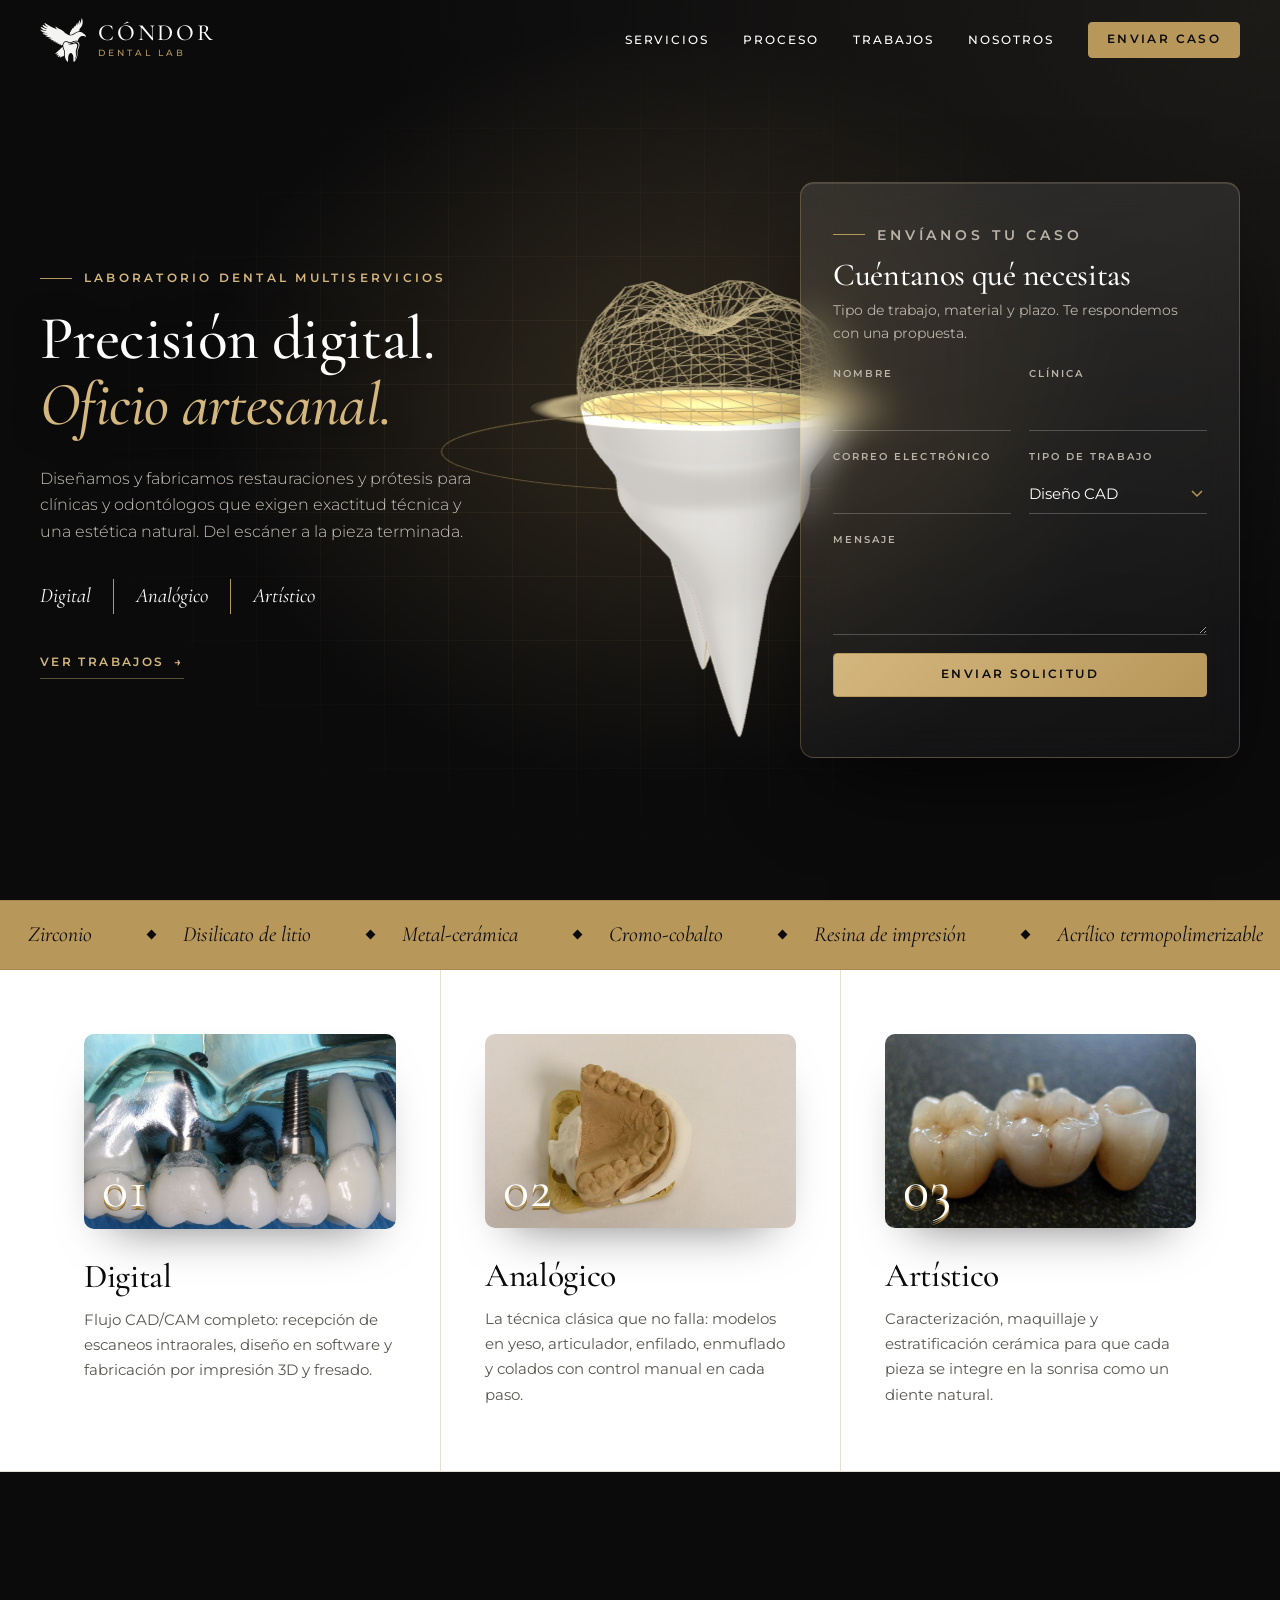
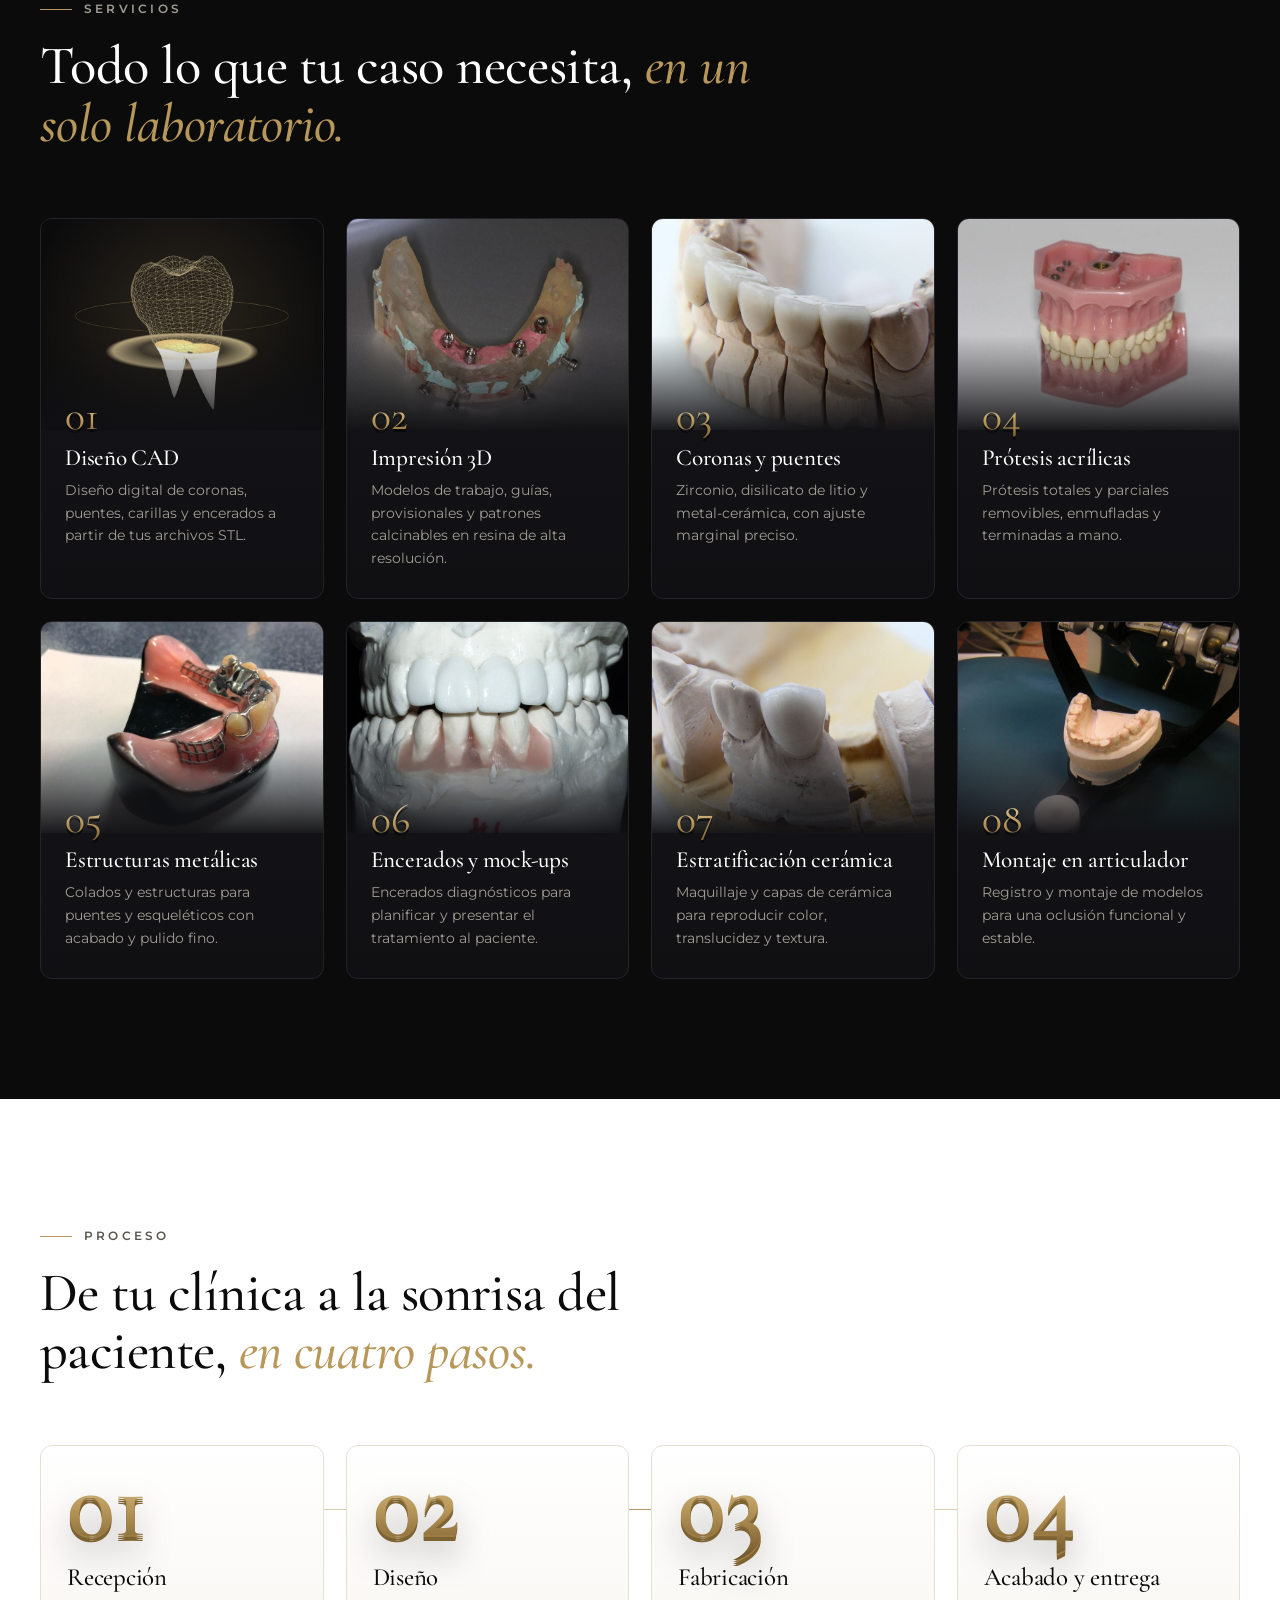
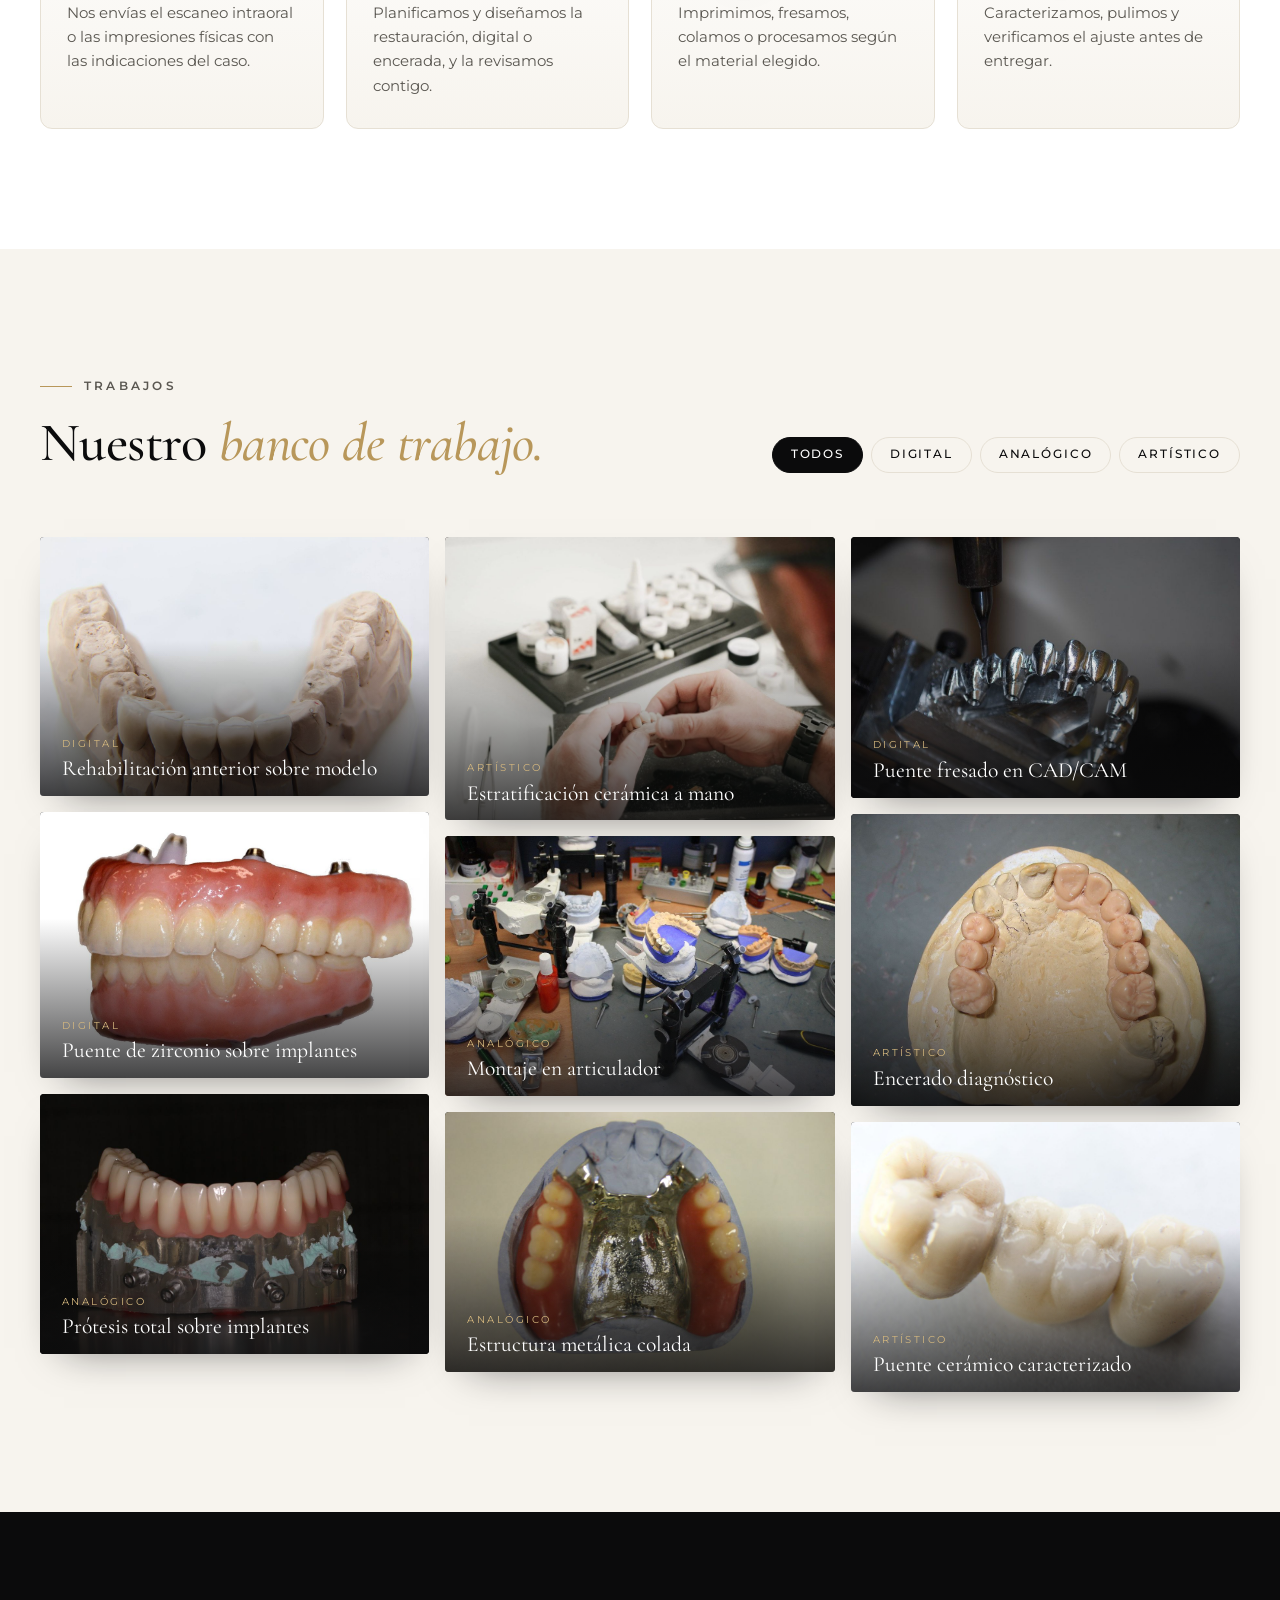
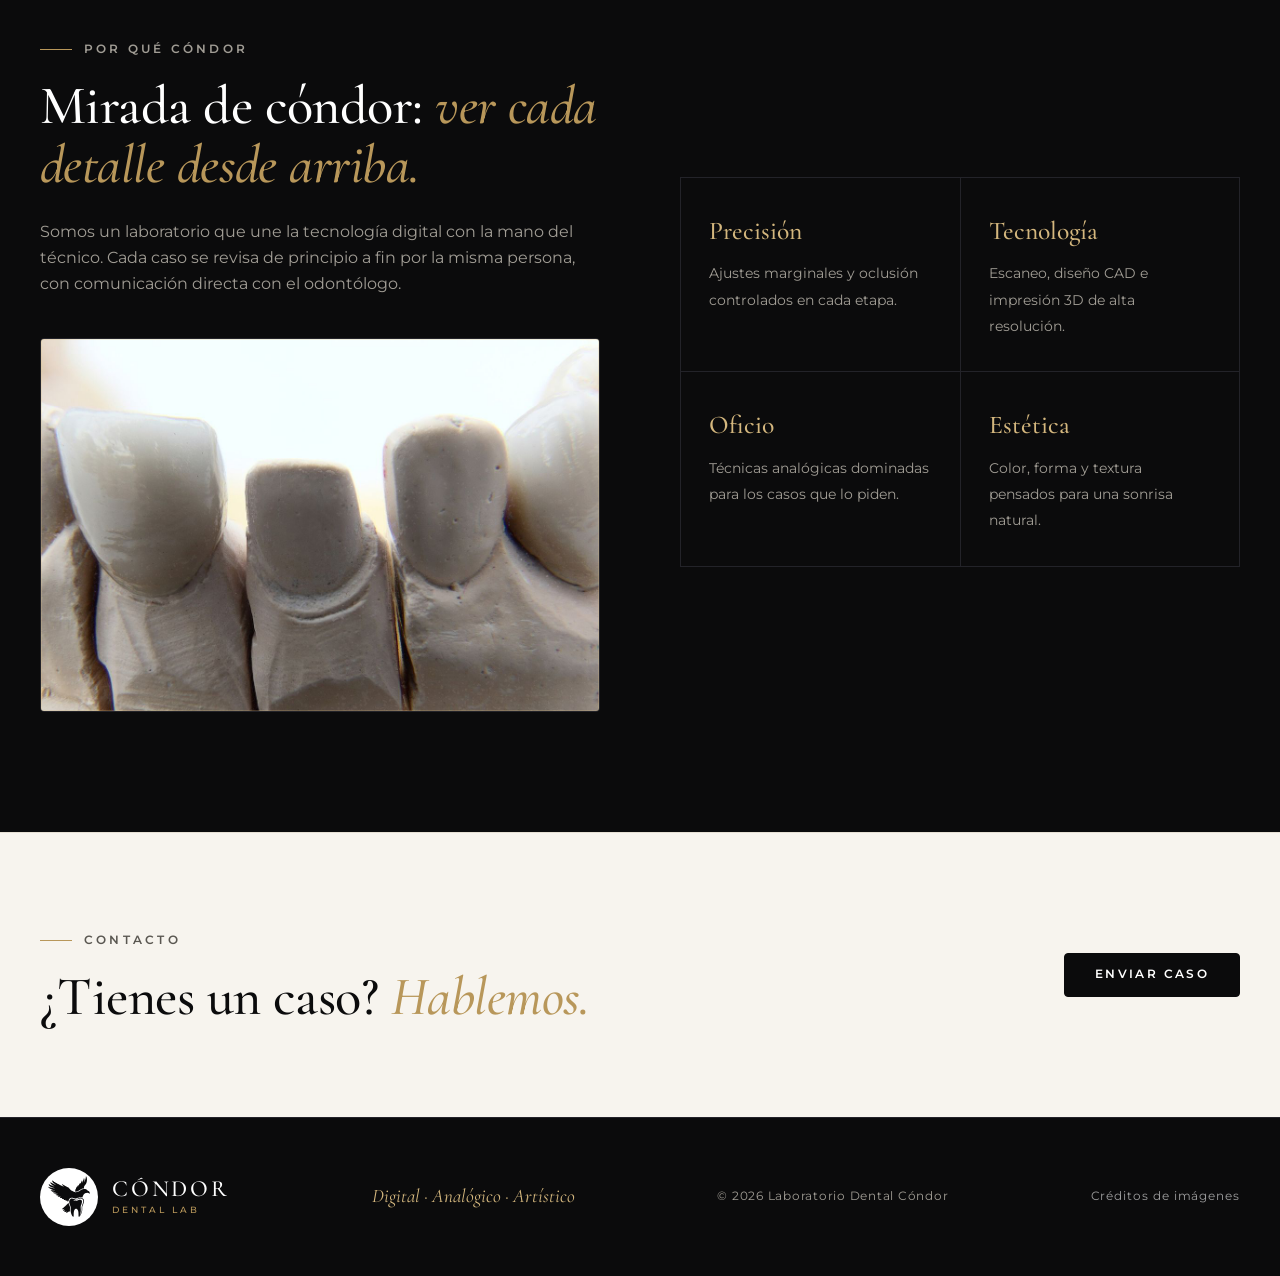
<file: index.html>
<!DOCTYPE html>
<html lang="es">
<head>
  <meta charset="UTF-8">
  <meta name="viewport" content="width=device-width, initial-scale=1.0">
  <title>Cóndor Dental Lab | Laboratorio dental digital</title>
  <meta name="description" content="Cóndor Dental Lab: laboratorio dental multiservicios. Diseño CAD, impresión 3D, coronas, puentes, prótesis acrílicas, colados y estratificación cerámica.">
  <meta name="robots" content="index, follow, max-image-preview:large">
  <meta name="theme-color" content="#0B0B0C">
  <link rel="canonical" href="https://website-juanvoelker.vercel.app/">
  <link rel="icon" href="assets/brand/condor-simbolo.svg" type="image/svg+xml">
  <link rel="icon" href="assets/brand/favicon-64.png" type="image/png" sizes="64x64">
  <link rel="apple-touch-icon" href="assets/brand/apple-touch-icon.png">

  <meta property="og:type" content="website">
  <meta property="og:locale" content="es_ES">
  <meta property="og:site_name" content="Cóndor Dental Lab">
  <meta property="og:title" content="Cóndor Dental Lab | Laboratorio dental digital">
  <meta property="og:description" content="Laboratorio dental multiservicios: digital, analógico y artístico. Diseño CAD, impresión 3D, coronas, prótesis y cerámica.">
  <meta property="og:url" content="https://website-juanvoelker.vercel.app/">
  <meta property="og:image" content="https://website-juanvoelker.vercel.app/assets/brand/og-condor.png">
  <meta property="og:image:width" content="1200">
  <meta property="og:image:height" content="630">
  <meta property="og:image:alt" content="Cóndor Dental Lab — Precisión digital. Oficio artesanal.">
  <meta name="twitter:card" content="summary_large_image">
  <meta name="twitter:title" content="Cóndor Dental Lab | Laboratorio dental digital">
  <meta name="twitter:description" content="Laboratorio dental multiservicios: digital, analógico y artístico.">
  <meta name="twitter:image" content="https://website-juanvoelker.vercel.app/assets/brand/og-condor.png">

  <script type="application/ld+json">
  {
    "@context": "https://schema.org",
    "@graph": [
      {
        "@type": ["DentalLaboratory", "LocalBusiness"],
        "@id": "https://website-juanvoelker.vercel.app/#lab",
        "name": "Cóndor Dental Lab",
        "alternateName": "Laboratorio Dental Cóndor",
        "description": "Laboratorio dental multiservicios: digital, analógico y artístico.",
        "url": "https://website-juanvoelker.vercel.app/",
        "logo": "https://website-juanvoelker.vercel.app/assets/brand/condor-logo.svg",
        "image": "https://website-juanvoelker.vercel.app/assets/brand/og-condor.png",
        "knowsAbout": ["Diseño CAD/CAM", "Impresión 3D dental", "Coronas y puentes", "Prótesis acrílicas", "Estructuras metálicas", "Encerados diagnósticos", "Estratificación cerámica"],
        "hasOfferCatalog": {
          "@type": "OfferCatalog",
          "name": "Servicios de laboratorio dental",
          "itemListElement": [
            {"@type": "Offer", "itemOffered": {"@type": "Service", "name": "Diseño CAD"}},
            {"@type": "Offer", "itemOffered": {"@type": "Service", "name": "Impresión 3D"}},
            {"@type": "Offer", "itemOffered": {"@type": "Service", "name": "Coronas y puentes"}},
            {"@type": "Offer", "itemOffered": {"@type": "Service", "name": "Prótesis acrílicas"}},
            {"@type": "Offer", "itemOffered": {"@type": "Service", "name": "Estructuras metálicas"}},
            {"@type": "Offer", "itemOffered": {"@type": "Service", "name": "Encerados y mock-ups"}},
            {"@type": "Offer", "itemOffered": {"@type": "Service", "name": "Estratificación cerámica"}},
            {"@type": "Offer", "itemOffered": {"@type": "Service", "name": "Montaje en articulador"}}
          ]
        }
      },
      {
        "@type": "WebSite",
        "@id": "https://website-juanvoelker.vercel.app/#website",
        "url": "https://website-juanvoelker.vercel.app/",
        "name": "Cóndor Dental Lab",
        "inLanguage": "es",
        "publisher": {"@id": "https://website-juanvoelker.vercel.app/#lab"}
      }
    ]
  }
  </script>

  <link rel="preconnect" href="https://fonts.googleapis.com">
  <link rel="preconnect" href="https://fonts.gstatic.com" crossorigin>
  <link rel="preload" as="style" href="https://fonts.googleapis.com/css2?family=Cormorant+Garamond:ital,wght@0,400;0,500;0,600;1,400;1,500&family=Montserrat:wght@300;400;500;600&display=swap">
  <link rel="stylesheet" href="https://fonts.googleapis.com/css2?family=Cormorant+Garamond:ital,wght@0,400;0,500;0,600;1,400;1,500&family=Montserrat:wght@300;400;500;600&display=swap" media="print" onload="this.media='all'">
  <noscript><link rel="stylesheet" href="https://fonts.googleapis.com/css2?family=Cormorant+Garamond:ital,wght@0,400;0,500;0,600;1,400;1,500&family=Montserrat:wght@300;400;500;600&display=swap"></noscript>
  <link rel="stylesheet" href="styles.css?v=202609170900">
</head>
<body>
  <a href="#contenido" class="skip-link">Saltar al contenido</a>

  <svg width="0" height="0" style="position:absolute" aria-hidden="true">
    <defs>
      <symbol id="i-insta" viewBox="0 0 48 48"><rect x="8" y="8" width="32" height="32" rx="9"/><circle cx="24" cy="24" r="7"/><circle cx="33" cy="15" r="1.2"/></symbol>
    </defs>
  </svg>

  <!-- NAV -->
  <header class="nav" id="nav">
    <div class="container nav__inner">
      <a href="#inicio" class="brand" aria-label="Cóndor Dental Lab — inicio">
        <img src="assets/brand/condor-simbolo.svg" alt="" width="46" height="44">
        <span class="brand__text"><strong>CÓNDOR</strong><small>DENTAL LAB</small></span>
      </a>
      <nav class="nav__links" id="navLinks" aria-label="Principal">
        <a href="#servicios">Servicios</a>
        <a href="#proceso">Proceso</a>
        <a href="#trabajos">Trabajos</a>
        <a href="#nosotros">Nosotros</a>
        <a href="#contacto" class="btn btn--sm btn--dark">Enviar caso</a>
      </nav>
      <button class="nav__toggle" id="navToggle" aria-label="Abrir menú" aria-expanded="false" aria-controls="navLinks">
        <span></span><span></span>
      </button>
    </div>
  </header>

  <main id="contenido" tabindex="-1">
    <!-- HERO + FORMULARIO -->
    <section class="hero" id="inicio">
      <div class="hero__grid" aria-hidden="true"></div>
      <div class="hero__stage" aria-hidden="true">
        <canvas class="hero__canvas" id="tooth3d"></canvas>
      </div>
      <div class="container hero__inner">
        <div class="hero__copy">
          <p class="eyebrow eyebrow--gold reveal">Laboratorio dental multiservicios</p>
          <h1 class="reveal">Precisión digital.<br><em>Oficio artesanal.</em></h1>
          <p class="lead reveal">Diseñamos y fabricamos restauraciones y prótesis para clínicas y odontólogos que exigen exactitud técnica y una estética natural. Del escáner a la pieza terminada.</p>
          <ul class="hero__tags reveal">
            <li>Digital</li><li>Analógico</li><li>Artístico</li>
          </ul>
          <a href="#trabajos" class="hero__link reveal">Ver trabajos <span aria-hidden="true">→</span></a>
        </div>

        <div class="hero__form reveal" id="contacto">
          <div class="form__head">
            <p class="eyebrow eyebrow--gold">Envíanos tu caso</p>
            <h2>Cuéntanos qué necesitas</h2>
            <p>Tipo de trabajo, material y plazo. Te respondemos con una propuesta.</p>
          </div>
          <form class="form" id="contactForm" novalidate aria-label="Solicitud de trabajo">
            <div class="form__row">
              <div class="field"><label for="f-nombre">Nombre</label><input id="f-nombre" name="nombre" type="text" required autocomplete="name"></div>
              <div class="field"><label for="f-clinica">Clínica</label><input id="f-clinica" name="clinica" type="text" autocomplete="organization"></div>
            </div>
            <div class="form__row">
              <div class="field"><label for="f-email">Correo electrónico</label><input id="f-email" name="email" type="email" required autocomplete="email"></div>
              <div class="field"><label for="f-tipo">Tipo de trabajo</label>
                <select id="f-tipo" name="tipo">
                  <option>Diseño CAD</option>
                  <option>Impresión 3D</option>
                  <option>Coronas y puentes</option>
                  <option>Prótesis acrílicas</option>
                  <option>Estructuras metálicas</option>
                  <option>Encerado / mock-up</option>
                  <option>Estratificación cerámica</option>
                  <option>Montaje en articulador</option>
                  <option>Otro</option>
                </select>
              </div>
            </div>
            <div class="field"><label for="f-mensaje">Mensaje</label><textarea id="f-mensaje" name="mensaje" rows="3" required></textarea></div>
            <button type="submit" class="btn btn--gold btn--block">Enviar solicitud</button>
            <p class="form__note" id="formNote" role="status"></p>
          </form>
        </div>
      </div>
    </section>

    <!-- MATERIALES -->
    <div class="marquee" aria-label="Materiales con los que trabajamos">
      <ul class="marquee__track"><li>Zirconio</li><li>Disilicato de litio</li><li>Metal-cerámica</li><li>Cromo-cobalto</li><li>Resina de impresión</li><li>Acrílico termopolimerizable</li><li>Cera de modelar</li><li>Cerámica feldespática</li></ul>
      <ul class="marquee__track" aria-hidden="true"><li>Zirconio</li><li>Disilicato de litio</li><li>Metal-cerámica</li><li>Cromo-cobalto</li><li>Resina de impresión</li><li>Acrílico termopolimerizable</li><li>Cera de modelar</li><li>Cerámica feldespática</li></ul>
    </div>

    <!-- PILARES -->
    <section class="pillars" id="pilares" aria-labelledby="pilares-title">
      <h2 id="pilares-title" class="sr-only">Nuestros tres pilares</h2>
      <div class="container pillars__grid">
        <article class="pillar reveal">
          <div class="pillar__media"><img src="assets/fotos/pilar-digital-puente.jpg" alt="Puente sobre implantes en modelo de trabajo" width="1000" height="625" loading="lazy" decoding="async"><span class="pillar__num">01</span></div>
          <h3>Digital</h3>
          <p>Flujo CAD/CAM completo: recepción de escaneos intraorales, diseño en software y fabricación por impresión 3D y fresado.</p>
        </article>
        <article class="pillar reveal">
          <div class="pillar__media"><img src="assets/fotos/pilar-analogico.jpg" alt="Modelos de yeso zocalados" width="1000" height="625" loading="lazy" decoding="async"><span class="pillar__num">02</span></div>
          <h3>Analógico</h3>
          <p>La técnica clásica que no falla: modelos en yeso, articulador, enfilado, enmuflado y colados con control manual en cada paso.</p>
        </article>
        <article class="pillar reveal">
          <div class="pillar__media"><img src="assets/fotos/pilar-artistico.jpg" alt="Puente de porcelana dental sobre fondo oscuro" width="1000" height="625" loading="lazy" decoding="async"><span class="pillar__num">03</span></div>
          <h3>Artístico</h3>
          <p>Caracterización, maquillaje y estratificación cerámica para que cada pieza se integre en la sonrisa como un diente natural.</p>
        </article>
      </div>
    </section>

    <!-- SERVICIOS -->
    <section class="section section--dark" id="servicios">
      <div class="container">
        <header class="section__head reveal">
          <p class="eyebrow eyebrow--gold">Servicios</p>
          <h2>Todo lo que tu caso necesita, <em>en un solo laboratorio.</em></h2>
        </header>
        <div class="services">
          <article class="service reveal">
            <div class="service__media"><img src="assets/fotos/srv-cad.jpg" alt="Modelo 3D de un molar en diseño CAD, con malla digital dorada" width="800" height="600" loading="lazy" decoding="async"></div>
            <div class="service__body"><span class="service__n">01</span><h3>Diseño CAD</h3><p>Diseño digital de coronas, puentes, carillas y encerados a partir de tus archivos STL.</p></div>
          </article>
          <article class="service reveal">
            <div class="service__media"><img src="assets/fotos/srv-impresion-3d.jpg" alt="Modelo de resina con análogos de implante" width="800" height="600" loading="lazy" decoding="async"></div>
            <div class="service__body"><span class="service__n">02</span><h3>Impresión 3D</h3><p>Modelos de trabajo, guías, provisionales y patrones calcinables en resina de alta resolución.</p></div>
          </article>
          <article class="service reveal">
            <div class="service__media"><img src="assets/fotos/srv-coronas.jpg" alt="Coronas anteriores cerámicas sobre modelo" width="800" height="600" loading="lazy" decoding="async"></div>
            <div class="service__body"><span class="service__n">03</span><h3>Coronas y puentes</h3><p>Zirconio, disilicato de litio y metal-cerámica, con ajuste marginal preciso.</p></div>
          </article>
          <article class="service reveal">
            <div class="service__media"><img src="assets/fotos/srv-protesis.jpg" alt="Prótesis total acrílica superior e inferior" width="800" height="600" loading="lazy" decoding="async"></div>
            <div class="service__body"><span class="service__n">04</span><h3>Prótesis acrílicas</h3><p>Prótesis totales y parciales removibles, enmufladas y terminadas a mano.</p></div>
          </article>
          <article class="service reveal">
            <div class="service__media"><img src="assets/fotos/srv-metal.jpg" alt="Prótesis parcial con estructura metálica colada" width="800" height="600" loading="lazy" decoding="async"></div>
            <div class="service__body"><span class="service__n">05</span><h3>Estructuras metálicas</h3><p>Colados y estructuras para puentes y esqueléticos con acabado y pulido fino.</p></div>
          </article>
          <article class="service reveal">
            <div class="service__media"><img src="assets/fotos/srv-encerado.jpg" alt="Enfilado de dientes en cera sobre modelo" width="800" height="600" loading="lazy" decoding="async"></div>
            <div class="service__body"><span class="service__n">06</span><h3>Encerados y mock-ups</h3><p>Encerados diagnósticos para planificar y presentar el tratamiento al paciente.</p></div>
          </article>
          <article class="service reveal">
            <div class="service__media"><img src="assets/fotos/srv-ceramica.jpg" alt="Corona cerámica estratificada vista de cerca" width="800" height="600" loading="lazy" decoding="async"></div>
            <div class="service__body"><span class="service__n">07</span><h3>Estratificación cerámica</h3><p>Maquillaje y capas de cerámica para reproducir color, translucidez y textura.</p></div>
          </article>
          <article class="service reveal">
            <div class="service__media"><img src="assets/fotos/srv-articulador.jpg" alt="Modelo de yeso montado en articulador" width="800" height="600" loading="lazy" decoding="async"></div>
            <div class="service__body"><span class="service__n">08</span><h3>Montaje en articulador</h3><p>Registro y montaje de modelos para una oclusión funcional y estable.</p></div>
          </article>
        </div>
      </div>
    </section>

    <!-- PROCESO -->
    <section class="section" id="proceso">
      <div class="container">
        <header class="section__head reveal">
          <p class="eyebrow">Proceso</p>
          <h2>De tu clínica a la sonrisa del paciente, <em>en cuatro pasos.</em></h2>
        </header>
        <ol class="steps">
          <li class="step reveal"><span class="step__n" aria-hidden="true">01</span><h3>Recepción</h3><p>Nos envías el escaneo intraoral o las impresiones físicas con las indicaciones del caso.</p></li>
          <li class="step reveal"><span class="step__n" aria-hidden="true">02</span><h3>Diseño</h3><p>Planificamos y diseñamos la restauración, digital o encerada, y la revisamos contigo.</p></li>
          <li class="step reveal"><span class="step__n" aria-hidden="true">03</span><h3>Fabricación</h3><p>Imprimimos, fresamos, colamos o procesamos según el material elegido.</p></li>
          <li class="step reveal"><span class="step__n" aria-hidden="true">04</span><h3>Acabado y entrega</h3><p>Caracterizamos, pulimos y verificamos el ajuste antes de entregar.</p></li>
        </ol>
      </div>
    </section>

    <!-- TRABAJOS -->
    <section class="section section--ivory" id="trabajos">
      <div class="container">
        <header class="section__head section__head--row reveal">
          <div>
            <p class="eyebrow">Trabajos</p>
            <h2>Nuestro <em>banco de trabajo.</em></h2>
          </div>
          <div class="filters" role="group" aria-label="Filtrar trabajos">
            <button class="filter is-active" data-filter="all" aria-pressed="true">Todos</button>
            <button class="filter" data-filter="digital" aria-pressed="false">Digital</button>
            <button class="filter" data-filter="analogico" aria-pressed="false">Analógico</button>
            <button class="filter" data-filter="artistico" aria-pressed="false">Artístico</button>
          </div>
        </header>

        <div class="works" aria-live="polite">
          <figure class="work reveal" data-cat="digital">
            <img src="assets/fotos/rehabilitacion-anterior.jpg" alt="Coronas anteriores sobre modelo de yeso seccionado" width="1200" height="800" loading="lazy" decoding="async">
            <figcaption><span>Digital</span>Rehabilitación anterior sobre modelo</figcaption>
          </figure>
          <figure class="work reveal" data-cat="digital">
            <img src="assets/fotos/puente-zirconio.jpg" alt="Puente completo de zirconio sobre implantes" width="1200" height="820" loading="lazy" decoding="async">
            <figcaption><span>Digital</span>Puente de zirconio sobre implantes</figcaption>
          </figure>
          <figure class="work reveal" data-cat="analogico">
            <img src="assets/fotos/protesis-total.jpg" alt="Prótesis total acrílica sobre implantes" width="1200" height="800" loading="lazy" decoding="async">
            <figcaption><span>Analógico</span>Prótesis total sobre implantes</figcaption>
          </figure>
          <figure class="work reveal" data-cat="artistico">
            <img src="assets/fotos/estratificacion.jpg" alt="Técnico estratificando cerámica a mano" width="1600" height="1166" loading="lazy" decoding="async">
            <figcaption><span>Artístico</span>Estratificación cerámica a mano</figcaption>
          </figure>
          <figure class="work reveal" data-cat="analogico">
            <img src="assets/fotos/banco-articuladores.jpg" alt="Banco de trabajo con modelos montados en articuladores" width="1024" height="683" loading="lazy" decoding="async">
            <figcaption><span>Analógico</span>Montaje en articulador</figcaption>
          </figure>
          <figure class="work reveal" data-cat="analogico">
            <img src="assets/fotos/estructura-colada.jpg" alt="Prótesis esquelética con estructura metálica colada" width="1200" height="800" loading="lazy" decoding="async">
            <figcaption><span>Analógico</span>Estructura metálica colada</figcaption>
          </figure>
          <figure class="work reveal" data-cat="digital">
            <img src="assets/fotos/puente-fresado.jpg" alt="Fresado de un puente metálico completo" width="1024" height="686" loading="lazy" decoding="async">
            <figcaption><span>Digital</span>Puente fresado en CAD/CAM</figcaption>
          </figure>
          <figure class="work reveal" data-cat="artistico">
            <img src="assets/fotos/encerado-diagnostico.jpg" alt="Encerado diagnóstico sobre modelo de yeso" width="1200" height="900" loading="lazy" decoding="async">
            <figcaption><span>Artístico</span>Encerado diagnóstico</figcaption>
          </figure>
          <figure class="work reveal" data-cat="artistico">
            <img src="assets/fotos/puente-ceramico.jpg" alt="Puente cerámico de tres piezas con caracterización" width="1600" height="1112" loading="lazy" decoding="async">
            <figcaption><span>Artístico</span>Puente cerámico caracterizado</figcaption>
          </figure>
        </div>
      </div>
    </section>

    <!-- NOSOTROS -->
    <section class="section section--dark about" id="nosotros">
      <div class="container about__inner">
        <div class="about__copy reveal">
          <p class="eyebrow eyebrow--gold">Por qué Cóndor</p>
          <h2>Mirada de cóndor: <em>ver cada detalle desde arriba.</em></h2>
          <p>Somos un laboratorio que une la tecnología digital con la mano del técnico. Cada caso se revisa de principio a fin por la misma persona, con comunicación directa con el odontólogo.</p>
          <figure class="about__img">
            <img src="assets/fotos/detalle-coronas.jpg" alt="Detalle macro de coronas sobre muñones de yeso" width="1200" height="800" loading="lazy" decoding="async">
          </figure>
        </div>
        <ul class="values">
          <li class="reveal"><strong>Precisión</strong><span>Ajustes marginales y oclusión controlados en cada etapa.</span></li>
          <li class="reveal"><strong>Tecnología</strong><span>Escaneo, diseño CAD e impresión 3D de alta resolución.</span></li>
          <li class="reveal"><strong>Oficio</strong><span>Técnicas analógicas dominadas para los casos que lo piden.</span></li>
          <li class="reveal"><strong>Estética</strong><span>Color, forma y textura pensados para una sonrisa natural.</span></li>
        </ul>
      </div>
    </section>

    <!-- LLAMADA FINAL -->
    <section class="cta" aria-labelledby="cta-title">
      <div class="container cta__inner reveal">
        <div>
          <p class="eyebrow">Contacto</p>
          <h2 id="cta-title">¿Tienes un caso? <em>Hablemos.</em></h2>
        </div>
        <div class="cta__actions">
          <a href="#contacto" class="btn btn--dark">Enviar caso</a>
          <a class="social" id="instaLink" href="#" target="_blank" rel="noopener">
            <svg class="ico" aria-hidden="true" focusable="false"><use href="#i-insta"/></svg>
            <span>Síguenos en Instagram</span>
          </a>
        </div>
      </div>
    </section>
  </main>

  <footer class="footer">
    <div class="container footer__inner">
      <a href="#inicio" class="footer__brand">
        <span class="badge"><img src="assets/brand/condor-simbolo.svg" alt="" width="46" height="44"></span>
        <span class="brand__text brand__text--light"><strong>CÓNDOR</strong><small>DENTAL LAB</small></span>
      </a>
      <p class="footer__tag">Digital · Analógico · Artístico</p>
      <p class="footer__copy">© <span id="year"></span> Laboratorio Dental Cóndor</p>
      <a class="footer__credits" href="creditos.html">Créditos de imágenes</a>
    </div>
  </footer>

  <script src="script.js?v=202609170900" defer></script>
  <script type="module" src="tooth3d.js?v=202609170900"></script>
</body>
</html>
</file>
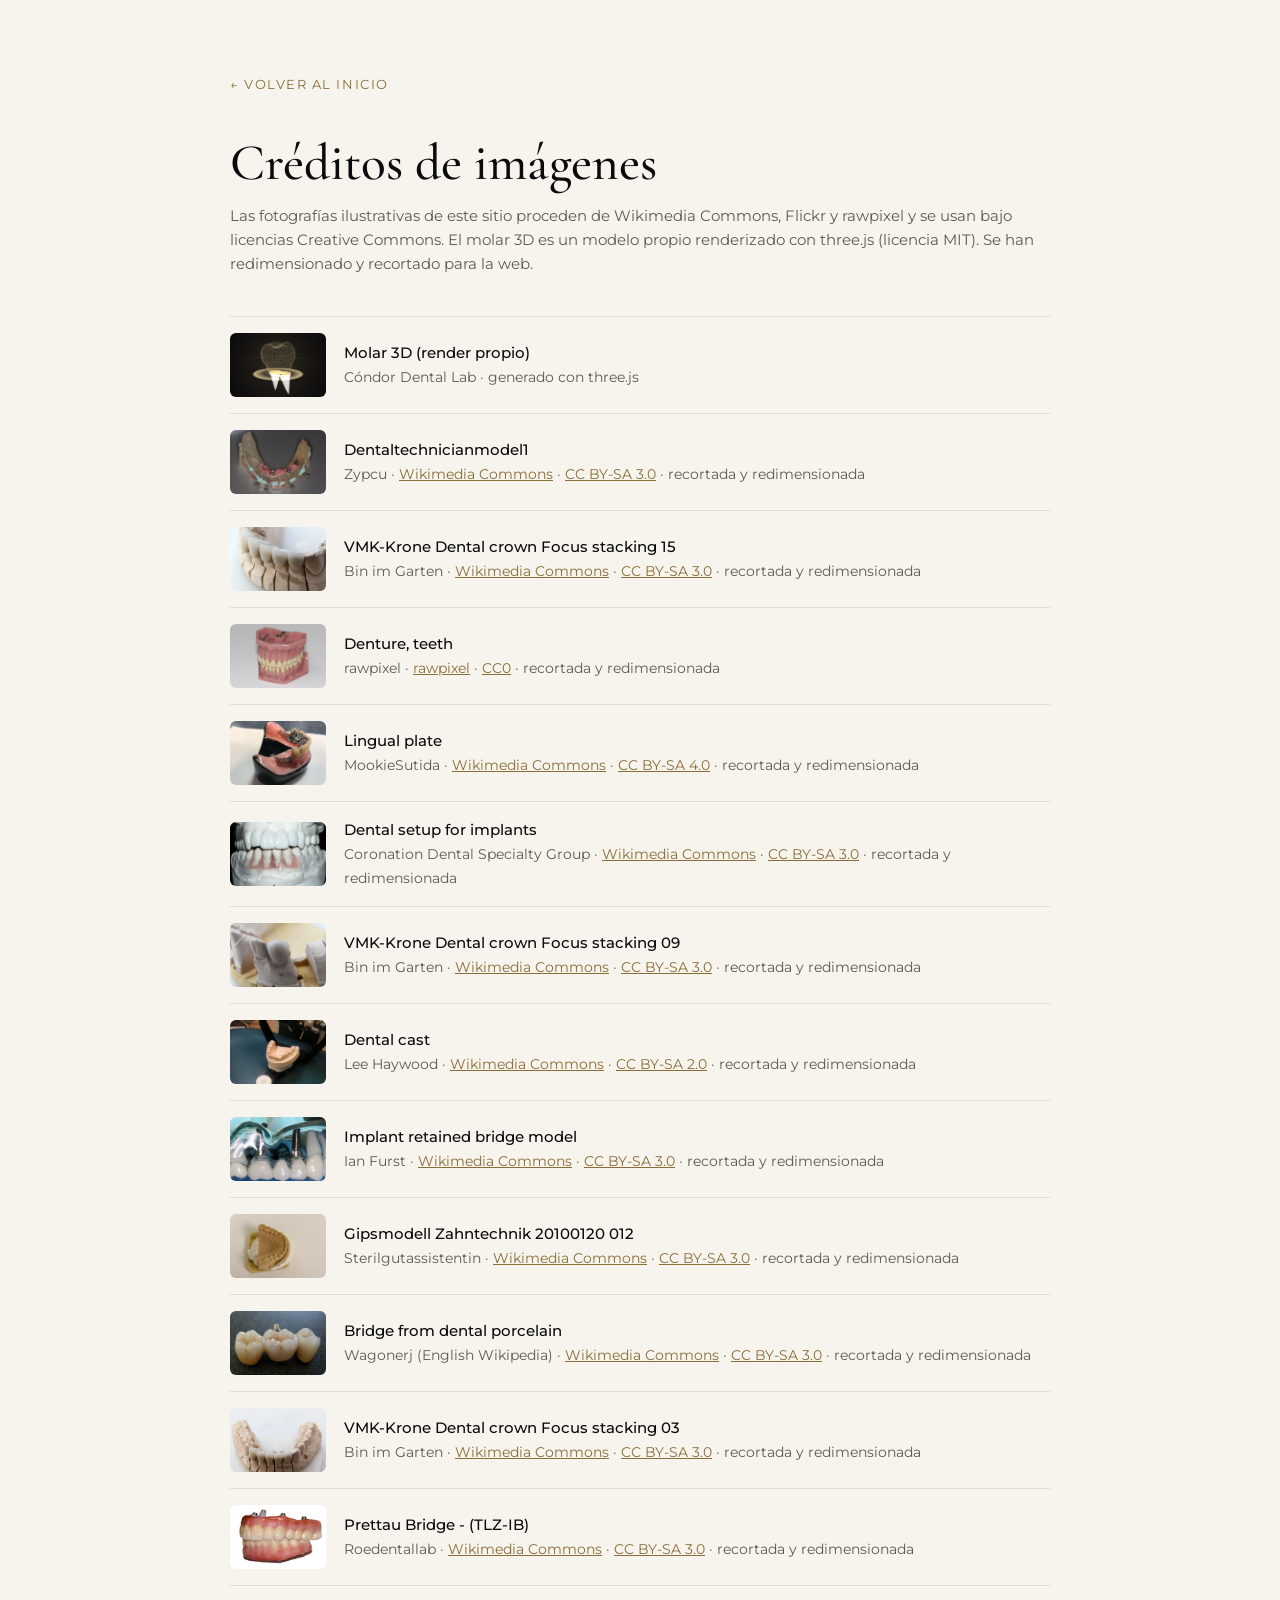
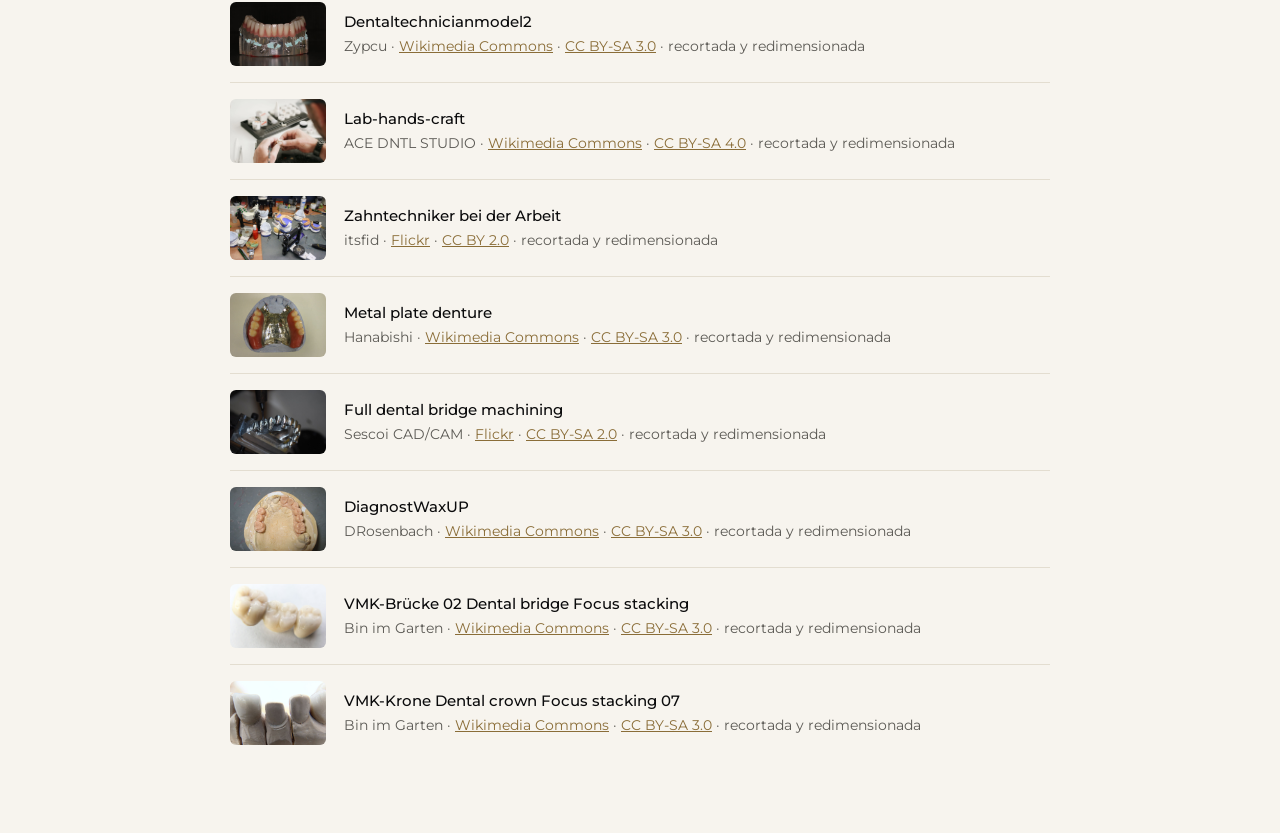
<file: creditos.html>
<!DOCTYPE html>
<html lang="es">
<head>
  <meta charset="UTF-8">
  <meta name="viewport" content="width=device-width, initial-scale=1.0">
  <title>Créditos de imágenes | Cóndor Dental Lab</title>
  <meta name="robots" content="noindex, follow">
  <link rel="icon" href="assets/brand/condor-simbolo.svg" type="image/svg+xml">
  <link rel="preconnect" href="https://fonts.googleapis.com">
  <link rel="preconnect" href="https://fonts.gstatic.com" crossorigin>
  <link href="https://fonts.googleapis.com/css2?family=Cormorant+Garamond:ital,wght@0,500;1,500&family=Montserrat:wght@400;500&display=swap" rel="stylesheet">
  <style>
    body { margin: 0; background: #F7F4EE; color: #0B0B0C; font: 400 15px/1.6 Montserrat, system-ui, sans-serif; }
    main { max-width: 820px; margin: 0 auto; padding: 72px 16px; }
    h1 { font: 500 clamp(2.2rem, 6vw, 3.2rem)/1.1 "Cormorant Garamond", serif; margin: 0 0 12px; }
    p { color: #5c5a55; margin: 0 0 40px; }
    a { color: #8A6D38; }
    ul { list-style: none; margin: 0; padding: 0; }
    li { display: flex; gap: 18px; align-items: center; padding: 16px 0; border-top: 1px solid #e3ddd0; }
    li img { width: 96px; height: 64px; object-fit: cover; border-radius: 6px; flex: none; }
    li strong { display: block; font-weight: 500; }
    li span { font-size: .85rem; color: #5c5a55; }
    .back { display: inline-block; margin-bottom: 40px; font-size: .8rem; letter-spacing: .12em; text-transform: uppercase; text-decoration: none; }
  </style>
</head>
<body>
  <main>
    <a class="back" href="/">← Volver al inicio</a>
    <h1>Créditos de imágenes</h1>
    <p>Las fotografías ilustrativas de este sitio proceden de Wikimedia Commons, Flickr y rawpixel y se usan bajo licencias Creative Commons. El molar 3D es un modelo propio renderizado con three.js (licencia MIT). Se han redimensionado y recortado para la web.</p>
    <ul>
      <li><img src="assets/fotos/srv-cad.jpg" alt="" width="120" height="80" loading="lazy"><div><strong>Molar 3D (render propio)</strong><span>Cóndor Dental Lab · generado con three.js</span></div></li>
      <li><img src="assets/fotos/srv-impresion-3d.jpg" alt="" width="120" height="80" loading="lazy"><div><strong>Dentaltechnicianmodel1</strong><span>Zypcu · <a href="https://commons.wikimedia.org/wiki/File:Dentaltechnicianmodel1.JPG" rel="noopener" target="_blank">Wikimedia Commons</a> · <a href="https://creativecommons.org/licenses/by-sa/3.0/deed.es" rel="noopener license" target="_blank">CC BY-SA 3.0</a> · recortada y redimensionada</span></div></li>
      <li><img src="assets/fotos/srv-coronas.jpg" alt="" width="120" height="80" loading="lazy"><div><strong>VMK-Krone Dental crown Focus stacking 15</strong><span>Bin im Garten · <a href="https://commons.wikimedia.org/wiki/File:VMK-Krone_Dental_crown_Focus_stacking_with_freeware_CombineZP_15.jpg" rel="noopener" target="_blank">Wikimedia Commons</a> · <a href="https://creativecommons.org/licenses/by-sa/3.0/deed.es" rel="noopener license" target="_blank">CC BY-SA 3.0</a> · recortada y redimensionada</span></div></li>
      <li><img src="assets/fotos/srv-protesis.jpg" alt="" width="120" height="80" loading="lazy"><div><strong>Denture, teeth</strong><span>rawpixel · <a href="https://www.rawpixel.com/image/6039083/denture-teeth-free-public-domain-cc0-image" rel="noopener" target="_blank">rawpixel</a> · <a href="https://creativecommons.org/publicdomain/zero/1.0/deed.es" rel="noopener license" target="_blank">CC0</a> · recortada y redimensionada</span></div></li>
      <li><img src="assets/fotos/srv-metal.jpg" alt="" width="120" height="80" loading="lazy"><div><strong>Lingual plate</strong><span>MookieSutida · <a href="https://commons.wikimedia.org/wiki/File:Lingual_plate.jpg" rel="noopener" target="_blank">Wikimedia Commons</a> · <a href="https://creativecommons.org/licenses/by-sa/4.0/deed.es" rel="noopener license" target="_blank">CC BY-SA 4.0</a> · recortada y redimensionada</span></div></li>
      <li><img src="assets/fotos/srv-encerado.jpg" alt="" width="120" height="80" loading="lazy"><div><strong>Dental setup for implants</strong><span>Coronation Dental Specialty Group · <a href="https://commons.wikimedia.org/wiki/File:Dental_setup_for_implants.jpg" rel="noopener" target="_blank">Wikimedia Commons</a> · <a href="https://creativecommons.org/licenses/by-sa/3.0/deed.es" rel="noopener license" target="_blank">CC BY-SA 3.0</a> · recortada y redimensionada</span></div></li>
      <li><img src="assets/fotos/srv-ceramica.jpg" alt="" width="120" height="80" loading="lazy"><div><strong>VMK-Krone Dental crown Focus stacking 09</strong><span>Bin im Garten · <a href="https://commons.wikimedia.org/wiki/File:VMK-Krone_Dental_crown_Focus_stacking_with_freeware_CombineZP_09.jpg" rel="noopener" target="_blank">Wikimedia Commons</a> · <a href="https://creativecommons.org/licenses/by-sa/3.0/deed.es" rel="noopener license" target="_blank">CC BY-SA 3.0</a> · recortada y redimensionada</span></div></li>
      <li><img src="assets/fotos/srv-articulador.jpg" alt="" width="120" height="80" loading="lazy"><div><strong>Dental cast</strong><span>Lee Haywood · <a href="https://commons.wikimedia.org/wiki/File:Dental_cast_(4203028721).jpg" rel="noopener" target="_blank">Wikimedia Commons</a> · <a href="https://creativecommons.org/licenses/by-sa/2.0/deed.es" rel="noopener license" target="_blank">CC BY-SA 2.0</a> · recortada y redimensionada</span></div></li>
      <li><img src="assets/fotos/pilar-digital-puente.jpg" alt="" width="120" height="80" loading="lazy"><div><strong>Implant retained bridge model</strong><span>Ian Furst · <a href="https://commons.wikimedia.org/wiki/File:Implant_retained_bridge_model.jpg" rel="noopener" target="_blank">Wikimedia Commons</a> · <a href="https://creativecommons.org/licenses/by-sa/3.0/deed.es" rel="noopener license" target="_blank">CC BY-SA 3.0</a> · recortada y redimensionada</span></div></li>
      <li><img src="assets/fotos/pilar-analogico.jpg" alt="" width="120" height="80" loading="lazy"><div><strong>Gipsmodell Zahntechnik 20100120 012</strong><span>Sterilgutassistentin · <a href="https://commons.wikimedia.org/wiki/File:Gipsmodell_Zahntechnik_20100120_012.JPG" rel="noopener" target="_blank">Wikimedia Commons</a> · <a href="https://creativecommons.org/licenses/by-sa/3.0/deed.es" rel="noopener license" target="_blank">CC BY-SA 3.0</a> · recortada y redimensionada</span></div></li>
      <li><img src="assets/fotos/pilar-artistico.jpg" alt="" width="120" height="80" loading="lazy"><div><strong>Bridge from dental porcelain</strong><span>Wagonerj (English Wikipedia) · <a href="https://commons.wikimedia.org/wiki/File:Bridge_from_dental_porcelain.jpg" rel="noopener" target="_blank">Wikimedia Commons</a> · <a href="https://creativecommons.org/licenses/by-sa/3.0/deed.es" rel="noopener license" target="_blank">CC BY-SA 3.0</a> · recortada y redimensionada</span></div></li>
      <li><img src="assets/fotos/rehabilitacion-anterior.jpg" alt="" width="120" height="80" loading="lazy"><div><strong>VMK-Krone Dental crown Focus stacking 03</strong><span>Bin im Garten · <a href="https://commons.wikimedia.org/wiki/File:VMK-Krone_Dental_crown_Focus_stacking_with_freeware_CombineZP_03.jpg" rel="noopener" target="_blank">Wikimedia Commons</a> · <a href="https://creativecommons.org/licenses/by-sa/3.0/deed.es" rel="noopener license" target="_blank">CC BY-SA 3.0</a> · recortada y redimensionada</span></div></li>
      <li><img src="assets/fotos/puente-zirconio.jpg" alt="" width="120" height="80" loading="lazy"><div><strong>Prettau Bridge - (TLZ-IB)</strong><span>Roedentallab · <a href="https://commons.wikimedia.org/wiki/File:Prettau_Bridge_-_(TLZ-IB).jpg" rel="noopener" target="_blank">Wikimedia Commons</a> · <a href="https://creativecommons.org/licenses/by-sa/3.0/deed.es" rel="noopener license" target="_blank">CC BY-SA 3.0</a> · recortada y redimensionada</span></div></li>
      <li><img src="assets/fotos/protesis-total.jpg" alt="" width="120" height="80" loading="lazy"><div><strong>Dentaltechnicianmodel2</strong><span>Zypcu · <a href="https://commons.wikimedia.org/wiki/File:Dentaltechnicianmodel2.JPG" rel="noopener" target="_blank">Wikimedia Commons</a> · <a href="https://creativecommons.org/licenses/by-sa/3.0/deed.es" rel="noopener license" target="_blank">CC BY-SA 3.0</a> · recortada y redimensionada</span></div></li>
      <li><img src="assets/fotos/estratificacion.jpg" alt="" width="120" height="80" loading="lazy"><div><strong>Lab-hands-craft</strong><span>ACE DNTL STUDIO · <a href="https://commons.wikimedia.org/wiki/File:Lab-hands-craft.webp" rel="noopener" target="_blank">Wikimedia Commons</a> · <a href="https://creativecommons.org/licenses/by-sa/4.0/deed.es" rel="noopener license" target="_blank">CC BY-SA 4.0</a> · recortada y redimensionada</span></div></li>
      <li><img src="assets/fotos/banco-articuladores.jpg" alt="" width="120" height="80" loading="lazy"><div><strong>Zahntechniker bei der Arbeit</strong><span>itsfid · <a href="https://www.flickr.com/photos/50863911@N08/4667710342" rel="noopener" target="_blank">Flickr</a> · <a href="https://creativecommons.org/licenses/by/2.0/deed.es" rel="noopener license" target="_blank">CC BY 2.0</a> · recortada y redimensionada</span></div></li>
      <li><img src="assets/fotos/estructura-colada.jpg" alt="" width="120" height="80" loading="lazy"><div><strong>Metal plate denture</strong><span>Hanabishi · <a href="https://commons.wikimedia.org/wiki/File:Metal_plate_denture.JPG" rel="noopener" target="_blank">Wikimedia Commons</a> · <a href="https://creativecommons.org/licenses/by-sa/3.0/deed.es" rel="noopener license" target="_blank">CC BY-SA 3.0</a> · recortada y redimensionada</span></div></li>
      <li><img src="assets/fotos/puente-fresado.jpg" alt="" width="120" height="80" loading="lazy"><div><strong>Full dental bridge machining</strong><span>Sescoi CAD/CAM · <a href="https://www.flickr.com/photos/50771984@N04/4679159224" rel="noopener" target="_blank">Flickr</a> · <a href="https://creativecommons.org/licenses/by-sa/2.0/deed.es" rel="noopener license" target="_blank">CC BY-SA 2.0</a> · recortada y redimensionada</span></div></li>
      <li><img src="assets/fotos/encerado-diagnostico.jpg" alt="" width="120" height="80" loading="lazy"><div><strong>DiagnostWaxUP</strong><span>DRosenbach · <a href="https://commons.wikimedia.org/wiki/File:DiagnostWaxUP.jpg" rel="noopener" target="_blank">Wikimedia Commons</a> · <a href="https://creativecommons.org/licenses/by-sa/3.0/deed.es" rel="noopener license" target="_blank">CC BY-SA 3.0</a> · recortada y redimensionada</span></div></li>
      <li><img src="assets/fotos/puente-ceramico.jpg" alt="" width="120" height="80" loading="lazy"><div><strong>VMK-Brücke 02 Dental bridge Focus stacking</strong><span>Bin im Garten · <a href="https://commons.wikimedia.org/wiki/File:VMK-Br%C3%BCcke_02_Dental_bridge_Focus_stacking_with_freeware_CombineZP.jpg" rel="noopener" target="_blank">Wikimedia Commons</a> · <a href="https://creativecommons.org/licenses/by-sa/3.0/deed.es" rel="noopener license" target="_blank">CC BY-SA 3.0</a> · recortada y redimensionada</span></div></li>
      <li><img src="assets/fotos/detalle-coronas.jpg" alt="" width="120" height="80" loading="lazy"><div><strong>VMK-Krone Dental crown Focus stacking 07</strong><span>Bin im Garten · <a href="https://commons.wikimedia.org/wiki/File:VMK-Krone_Dental_crown_Focus_stacking_with_freeware_CombineZP_07.jpg" rel="noopener" target="_blank">Wikimedia Commons</a> · <a href="https://creativecommons.org/licenses/by-sa/3.0/deed.es" rel="noopener license" target="_blank">CC BY-SA 3.0</a> · recortada y redimensionada</span></div></li>
    </ul>
  </main>
</body>
</html>
</file>
<file: styles.css>
:root {
  --ink: #0B0B0C;
  --ink-2: #16161A;
  --ink-3: #232329;
  --paper: #FFFFFF;
  --ivory: #F7F4EE;
  --line: #E6E0D4;
  --muted: #5A5751;
  --muted-dark: #A19D95;
  --gold: #B8975A;
  --gold-2: #D4B77E;
  --gold-soft: rgba(184, 151, 90, .14);
  --serif: "Cormorant Garamond", Georgia, serif;
  --sans: "Montserrat", system-ui, -apple-system, sans-serif;
  --radius: 4px;
  --ease: cubic-bezier(.2, .7, .2, 1);
}

*, *::before, *::after { box-sizing: border-box; }
html { scroll-behavior: smooth; scroll-padding-top: 80px; }
body {
  margin: 0;
  font-family: var(--sans);
  font-weight: 400;
  font-size: 16px;
  line-height: 1.65;
  color: var(--ink);
  background: var(--paper);
  -webkit-font-smoothing: antialiased;
  overflow-x: hidden;
}
img { max-width: 100%; display: block; }
a { color: inherit; text-decoration: none; }
h1, h2, h3 { font-family: var(--serif); font-weight: 500; line-height: 1.08; margin: 0; letter-spacing: -.01em; }
h2 { font-size: clamp(2.1rem, 4.4vw, 3.4rem); }
h3 { font-size: 1.55rem; }
em { font-style: italic; color: var(--gold); }
p { margin: 0; }

.container { width: min(1200px, 100% - 40px); margin-inline: auto; }

.ico {
  width: 40px; height: 40px;
  fill: none; stroke: var(--gold); stroke-width: 1.6;
  stroke-linecap: round; stroke-linejoin: round;
}

.eyebrow {
  display: inline-flex; align-items: center; gap: 12px;
  font-size: .72rem; font-weight: 600; letter-spacing: .28em; text-transform: uppercase;
  color: var(--muted); margin-bottom: 18px;
}
.eyebrow::before { content: ""; width: 32px; height: 1px; background: var(--gold); }
.eyebrow--gold { color: var(--gold-2); }

/* Buttons */
.btn {
  display: inline-flex; align-items: center; justify-content: center;
  padding: 15px 30px;
  font: 600 .74rem/1 var(--sans); letter-spacing: .2em; text-transform: uppercase;
  border: 1px solid var(--ink); border-radius: var(--radius);
  cursor: pointer; transition: all .35s var(--ease);
  position: relative; overflow: hidden;
}
.btn--dark { background: var(--ink); color: #fff; }
.btn--dark:hover { background: var(--gold); border-color: var(--gold); color: var(--ink); }
.btn--gold { background: linear-gradient(135deg, var(--gold-2), var(--gold)); border-color: var(--gold); color: var(--ink); }
.btn--gold:hover { background: #fff; border-color: #fff; }
.btn--ghost { background: transparent; color: var(--ink); }
.btn--ghost:hover { border-color: var(--gold); color: var(--gold); }
.btn--sm { padding: 11px 18px; }
.btn--block { width: 100%; }

/* A11y */
.sr-only {
  position: absolute; width: 1px; height: 1px; padding: 0; margin: -1px;
  overflow: hidden; clip: rect(0 0 0 0); white-space: nowrap; border: 0;
}
.skip-link {
  position: absolute; left: 16px; top: -60px; z-index: 100;
  background: var(--ink); color: #fff; padding: 12px 18px; border-radius: var(--radius);
  font-size: .8rem; font-weight: 600; transition: top .2s;
}
.skip-link:focus { top: 16px; }
main:focus { outline: none; }
:focus-visible { outline: 2px solid var(--gold); outline-offset: 3px; }

/* NAV */
.nav {
  position: fixed; inset: 0 0 auto 0; z-index: 50;
  transition: background .35s, box-shadow .35s, padding .35s;
  padding: 18px 0;
}
.nav.is-scrolled {
  background: rgba(255, 255, 255, .88);
  backdrop-filter: blur(14px); -webkit-backdrop-filter: blur(14px);
  box-shadow: 0 1px 0 var(--line);
  padding: 10px 0;
}
.nav__inner { display: flex; align-items: center; justify-content: space-between; gap: 20px; }
.brand { display: flex; align-items: center; gap: 12px; }
.brand__text { display: flex; flex-direction: column; line-height: 1; }
.brand__text strong { font-family: var(--serif); font-weight: 500; font-size: 1.45rem; letter-spacing: .12em; }
.brand__text small { font-size: .56rem; letter-spacing: .34em; color: var(--gold); margin-top: 4px; font-weight: 500; }
.brand__text--light strong { color: #fff; }

.nav__links { display: flex; align-items: center; gap: 34px; }
.nav:not(.is-scrolled) .brand img { filter: invert(1); }
.nav:not(.is-scrolled) .brand__text strong,
.nav:not(.is-scrolled) .nav__links a:not(.btn) { color: #fff; }
.nav:not(.is-scrolled) .nav__links .btn { background: var(--gold); border-color: var(--gold); color: var(--ink); }
.nav:not(.is-scrolled) .nav__toggle span { background: #fff; }
.nav__links a:not(.btn) {
  font-size: .76rem; font-weight: 500; letter-spacing: .16em; text-transform: uppercase;
  position: relative; padding: 6px 0;
}
.nav__links a:not(.btn)::after {
  content: ""; position: absolute; left: 0; bottom: 0; height: 1px; width: 100%;
  background: var(--gold); transform: scaleX(0); transform-origin: right; transition: transform .35s var(--ease);
}
.nav__links a:not(.btn):hover::after, .nav__links a.is-current::after { transform: scaleX(1); transform-origin: left; }

.nav__toggle { display: none; background: none; border: 0; width: 40px; height: 40px; cursor: pointer; position: relative; }
.nav__toggle span { position: absolute; left: 8px; right: 8px; height: 1.5px; background: var(--ink); transition: transform .3s var(--ease), top .3s; }
.nav__toggle span:nth-child(1) { top: 15px; }
.nav__toggle span:nth-child(2) { top: 24px; }
.nav__toggle[aria-expanded="true"] span:nth-child(1) { top: 20px; transform: rotate(45deg); }
.nav__toggle[aria-expanded="true"] span:nth-child(2) { top: 20px; transform: rotate(-45deg); }

/* HERO */
.hero {
  position: relative; min-height: 100vh; min-height: 100svh;
  display: flex; align-items: center;
  padding: 130px 0 90px;
  background:
    radial-gradient(ellipse 60% 70% at 52% 45%, rgba(184,151,90,.22), transparent 60%),
    radial-gradient(ellipse at 100% 0%, #1d1b18 0%, transparent 50%),
    var(--ink);
  color: #fff;
  overflow: hidden; isolation: isolate;
}
.hero__grid {
  position: absolute; inset: 0; pointer-events: none; z-index: -1;
  background-image:
    linear-gradient(rgba(212,183,126,.07) 1px, transparent 1px),
    linear-gradient(90deg, rgba(212,183,126,.07) 1px, transparent 1px);
  background-size: 64px 64px;
  mask-image: radial-gradient(ellipse at 50% 50%, #000 10%, transparent 70%);
  -webkit-mask-image: radial-gradient(ellipse at 50% 50%, #000 10%, transparent 70%);
}
.hero__stage {
  position: absolute; z-index: 0; pointer-events: none;
  top: 50%; left: calc(50% + 70px); width: min(620px, 46vw); aspect-ratio: 1;
  transform: translate(-50%, -46%);
  background: url("assets/fotos/diente-3d.webp") center / contain no-repeat;
}
.hero__canvas { width: 100%; height: 100%; display: block; opacity: 0; transition: opacity 1.2s var(--ease); }
.hero__canvas.is-ready { opacity: 1; }
.hero__stage:has(.is-ready) { background: none; }
.hero__inner {
  position: relative; z-index: 1;
  display: grid; grid-template-columns: minmax(0, 1fr) minmax(0, 440px); gap: 40px; align-items: center;
}
.hero__copy { max-width: 470px; }
.hero h1 { font-size: clamp(2.8rem, 4.8vw, 4.4rem); font-weight: 500; margin-bottom: 26px; color: #fff; text-shadow: 0 4px 30px rgba(0,0,0,.5); }
.hero h1 em { color: var(--gold-2); }
.lead { font-size: 1.02rem; color: #C9C4BA; max-width: 440px; margin-bottom: 34px; font-weight: 300; }
.hero__tags { list-style: none; padding: 0; margin: 0 0 34px; display: flex; gap: 0; }
.hero__tags li {
  font-family: var(--serif); font-style: italic; font-size: 1.3rem; color: #fff;
  padding: 0 22px; border-left: 1px solid var(--gold);
}
.hero__tags li:first-child { padding-left: 0; border-left: 0; }
.hero__link {
  display: inline-flex; gap: 10px; align-items: center;
  font-size: .74rem; font-weight: 600; letter-spacing: .2em; text-transform: uppercase; color: var(--gold-2);
  border-bottom: 1px solid rgba(212,183,126,.4); padding-bottom: 6px; transition: gap .3s var(--ease), border-color .3s;
}
.hero__link:hover { gap: 16px; border-color: var(--gold-2); }

.hero__form {
  position: relative;
  background: linear-gradient(160deg, rgba(255,255,255,.1), rgba(255,255,255,.03));
  border: 1px solid rgba(212,183,126,.28);
  border-radius: 14px; padding: 34px 32px 26px;
  backdrop-filter: blur(18px) saturate(1.2); -webkit-backdrop-filter: blur(18px) saturate(1.2);
  box-shadow: 0 40px 90px -30px rgba(0,0,0,.8), inset 0 1px 0 rgba(255,255,255,.12);
  scroll-margin-top: 90px;
}
.form__head { margin-bottom: 22px; }
.form__head .eyebrow { margin-bottom: 12px; }
.form__head h2 { font-size: 2rem; color: #fff; margin-bottom: 6px; }
.form__head p { font-size: .86rem; color: #B9B3A8; }

/* MARQUEE */
.marquee {
  display: flex; overflow: hidden; background: var(--gold); color: var(--ink);
  border-block: 1px solid #a88649;
}
.marquee__track {
  display: flex; flex: none; gap: 0; margin: 0; padding: 16px 0; list-style: none;
  animation: marquee 38s linear infinite;
}
.marquee__track li {
  font-family: var(--serif); font-style: italic; font-size: 1.35rem; white-space: nowrap; padding: 0 28px;
  display: flex; align-items: center; gap: 56px;
}
.marquee__track li::after { content: ""; width: 7px; height: 7px; transform: rotate(45deg); background: var(--ink); margin-right: -28px; }
@keyframes marquee { to { transform: translateX(-100%); } }

/* PILLARS */
.pillars { background: var(--paper); border-bottom: 1px solid var(--line); }
.pillars__grid { display: grid; grid-template-columns: repeat(3, 1fr); }
.pillar {
  position: relative; padding: 64px 44px;
  border-left: 1px solid var(--line);
  transition: background .4s var(--ease);
}
.pillar:first-child { border-left: 0; }
.pillar:hover { background: var(--ivory); }
.pillar__media { position: relative; margin-bottom: 30px; border-radius: 10px; overflow: hidden; box-shadow: 0 24px 50px -28px rgba(11,11,12,.6); }
.pillar__media img { display: block; width: 100%; height: auto; aspect-ratio: 16 / 10; object-fit: cover; transition: transform .8s var(--ease); }
.pillar:hover .pillar__media img { transform: scale(1.06); }
.pillar__num {
  position: absolute; left: 18px; bottom: 12px;
  font-family: var(--serif); font-size: 3.4rem; line-height: 1; color: #fff; letter-spacing: .02em;
  text-shadow: 0 2px 0 var(--gold), 0 4px 0 #8A6D38, 0 10px 24px rgba(0,0,0,.55);
}
.pillar h3 { font-size: 2.1rem; margin: 0 0 12px; }
.pillar p { color: var(--muted); font-size: .95rem; }

/* SECTIONS */
.section { padding: 120px 0; position: relative; }
.section--dark { background: var(--ink); color: #fff; }
.section--dark p { color: var(--muted-dark); }
.section--ivory { background: var(--ivory); }
.section__head { max-width: 720px; margin-bottom: 64px; }
.section__head--row { max-width: none; display: flex; justify-content: space-between; align-items: flex-end; gap: 30px; flex-wrap: wrap; }

/* SERVICES */
.services { display: grid; grid-template-columns: repeat(4, 1fr); gap: 22px; perspective: 1200px; }
.service {
  position: relative; border-radius: 12px; overflow: hidden;
  background: linear-gradient(180deg, var(--ink-2), #101013);
  border: 1px solid var(--ink-3);
  transform-style: preserve-3d;
  transition: transform .5s var(--ease), border-color .4s, box-shadow .5s var(--ease);
}
.service:hover {
  transform: translateY(-8px) rotateX(4deg);
  border-color: rgba(212,183,126,.5);
  box-shadow: 0 30px 60px -25px rgba(0,0,0,.9), 0 0 0 1px rgba(212,183,126,.15);
}
.service__media { position: relative; overflow: hidden; aspect-ratio: 4 / 3; }
.service__media::after {
  content: ""; position: absolute; inset: 0;
  background: linear-gradient(180deg, transparent 55%, rgba(16,16,19,.95));
}
.service__media img { width: 100%; height: 100%; object-fit: cover; transition: transform .8s var(--ease); }
.service:hover .service__media img { transform: scale(1.08); }
.service__body { position: relative; padding: 0 24px 28px; margin-top: -34px; }
.service__n {
  display: inline-block; font-family: var(--serif); font-size: 2.6rem; line-height: 1;
  background: linear-gradient(180deg, #F3DFB3, var(--gold) 60%, #7d6232);
  -webkit-background-clip: text; background-clip: text; color: transparent;
  filter: drop-shadow(0 3px 0 rgba(0,0,0,.6));
}
.service h3 { font-size: 1.45rem; margin: 8px 0 8px; color: #fff; }
.service p { font-size: .86rem; }

/* STEPS */
.steps { list-style: none; margin: 0; padding: 0; display: grid; grid-template-columns: repeat(4, 1fr); gap: 22px; position: relative; }
.steps::before {
  content: ""; position: absolute; left: 0; right: 0; top: 64px; height: 1px;
  background: linear-gradient(90deg, transparent, var(--gold), transparent);
}
.step {
  position: relative; padding: 0 26px 30px; border-radius: 12px;
  background: linear-gradient(180deg, #fff, var(--ivory));
  border: 1px solid var(--line);
  transition: transform .5s var(--ease), box-shadow .5s var(--ease);
}
.step:hover { transform: translateY(-6px); box-shadow: 0 28px 50px -30px rgba(11,11,12,.35); }
.step__n {
  display: block; font-family: var(--serif); font-weight: 600; font-size: 6.2rem; line-height: 1.15;
  background: linear-gradient(180deg, #F0DDB2 0%, var(--gold) 55%, #6f5529 100%);
  -webkit-background-clip: text; background-clip: text; color: transparent;
  filter: drop-shadow(0 2px 0 #9c7c43) drop-shadow(0 4px 0 #7d6232) drop-shadow(0 14px 16px rgba(11,11,12,.25));
}
.step h3 { margin: 4px 0 10px; }
.step p { color: var(--muted); font-size: .92rem; }

/* WORKS */
.filters { display: flex; flex-wrap: wrap; gap: 8px; }
.filter {
  font: 500 .72rem/1 var(--sans); letter-spacing: .16em; text-transform: uppercase;
  background: transparent; border: 1px solid var(--line); color: var(--ink);
  padding: 11px 18px; border-radius: 40px; cursor: pointer; transition: all .3s var(--ease);
}
.filter:hover { border-color: var(--gold); }
.filter.is-active { background: var(--ink); border-color: var(--ink); color: #fff; }

.works { columns: 3; column-gap: 16px; }
.work {
  margin: 0 0 16px; position: relative; overflow: hidden; border-radius: var(--radius);
  break-inside: avoid; display: block;
  background: var(--ink-2);
  transition: opacity .4s var(--ease), transform .4s var(--ease);
  isolation: isolate;
}
.work::after {
  content: ""; position: absolute; inset: 0; z-index: 0;
  background: linear-gradient(180deg, transparent 45%, rgba(11,11,12,.85));
  opacity: .9; transition: opacity .4s;
}
.work > img {
  display: block; width: 100%; height: auto; position: relative; z-index: -1;
  transition: transform .8s var(--ease);
}
.work:hover > img { transform: scale(1.05); }
.work figcaption {
  position: absolute; left: 22px; right: 22px; bottom: 20px; z-index: 1;
  color: #fff; font-family: var(--serif); font-size: 1.35rem; line-height: 1.2;
  transform: translateY(6px); transition: transform .4s var(--ease);
}
.work:hover figcaption { transform: none; }
.work figcaption span {
  display: block; font-family: var(--sans); font-size: .64rem; letter-spacing: .24em;
  text-transform: uppercase; color: var(--gold-2); margin-bottom: 6px;
}
.work.is-hidden { display: none; }

/* ABOUT */
.about { overflow: hidden; }
.about__inner { display: grid; grid-template-columns: 1fr 1fr; gap: 80px; align-items: center; position: relative; }
.about__copy h2 { margin-bottom: 24px; }
.values { list-style: none; margin: 0; padding: 0; display: grid; grid-template-columns: 1fr 1fr; gap: 1px; background: var(--ink-3); border: 1px solid var(--ink-3); }
.values li { background: var(--ink); padding: 32px 28px; }
.values strong { display: block; font-family: var(--serif); font-weight: 500; font-size: 1.6rem; color: var(--gold-2); margin-bottom: 8px; }
.values span { color: var(--muted-dark); font-size: .88rem; }

/* CTA */
.cta { background: var(--ivory); padding: 90px 0; border-top: 1px solid var(--line); }
.cta__inner { display: flex; align-items: center; justify-content: space-between; gap: 30px; flex-wrap: wrap; }
.cta__actions { display: flex; align-items: center; gap: 18px; flex-wrap: wrap; }
.social {
  display: inline-flex; align-items: center; gap: 14px;
  padding: 12px 22px 12px 12px; border: 1px solid var(--line); border-radius: 60px;
  font-size: .8rem; font-weight: 500; letter-spacing: .08em; transition: all .3s var(--ease);
}
.social .ico { width: 36px; height: 36px; padding: 6px; border-radius: 50%; background: var(--ink); stroke: var(--gold-2); }
.social:hover { border-color: var(--gold); transform: translateY(-2px); }

.form { display: grid; gap: 18px; }
.form__row { display: grid; grid-template-columns: 1fr 1fr; gap: 18px; }
.field { display: grid; gap: 8px; }
.form label {
  display: block;
  font-size: .64rem; font-weight: 600; letter-spacing: .2em; text-transform: uppercase; color: #B9B3A8;
}
.form input, .form select, .form textarea {
  font: 400 .95rem var(--sans); color: #fff;
  background: transparent; border: 0; border-bottom: 1px solid rgba(255,255,255,.22);
  padding: 10px 0; border-radius: 0; outline: none; transition: border-color .3s;
  width: 100%; resize: vertical;
}
.form select option { color: var(--ink); }
.form select { appearance: none; -webkit-appearance: none; cursor: pointer;
  background: url("data:image/svg+xml,%3Csvg xmlns='http://www.w3.org/2000/svg' width='12' height='8'%3E%3Cpath d='M1 1l5 5 5-5' fill='none' stroke='%23B8975A' stroke-width='1.5'/%3E%3C/svg%3E") right 4px center no-repeat;
}
.form input:focus, .form select:focus, .form textarea:focus { border-color: var(--gold); }
.form .is-invalid { border-color: #E07A5F; }
.form__note { font-size: .82rem; color: #B9B3A8; min-height: 1.2em; text-align: center; }
.form__note.is-ok { color: #BFD48A; }
.form__note.is-err { color: #E9967F; }

/* FOOTER */
.footer { background: var(--ink); color: #fff; padding: 50px 0; border-top: 1px solid var(--ink-3); }
.footer__inner { display: flex; align-items: center; justify-content: space-between; gap: 24px; flex-wrap: wrap; }
.footer__brand { display: flex; align-items: center; gap: 14px; }
.badge { width: 58px; height: 58px; border-radius: 50%; background: #fff; display: grid; place-items: center; }
.badge img { width: 42px; height: auto; }
.footer__tag { font-family: var(--serif); font-style: italic; font-size: 1.2rem; color: var(--gold-2); }
.footer__copy { font-size: .78rem; color: var(--muted-dark); letter-spacing: .06em; }

/* REVEAL */
.reveal { opacity: 0; transform: translateY(26px); transition: opacity .9s var(--ease), transform .9s var(--ease); }
.reveal.is-in { opacity: 1; transform: none; }
@media (prefers-reduced-motion: reduce) {
  html { scroll-behavior: auto; }
  .marquee__track { animation: none; }
  .reveal { opacity: 1; transform: none; transition: none; }
  *, *::before, *::after { animation: none !important; }
}

/* RESPONSIVE */
@media (max-width: 1024px) {
  .services { grid-template-columns: repeat(2, 1fr); }
  .steps { grid-template-columns: repeat(2, 1fr); row-gap: 50px; }
  .about__inner { grid-template-columns: 1fr; gap: 50px; }
  .pillar { padding: 50px 28px; }
  .hero__inner { grid-template-columns: minmax(0, 1fr) minmax(0, 400px); }
  .steps::before { display: none; }
}

@media (max-width: 860px) {
  .nav__toggle { display: block; }
  .nav__links {
    position: fixed; inset: 0; background: var(--ink);
    flex-direction: column; justify-content: center; gap: 30px;
    opacity: 0; visibility: hidden; transition: opacity .35s, visibility .35s;
    z-index: 1;
  }
  .brand, .nav__toggle { position: relative; z-index: 2; }
  body.menu-open .nav { backdrop-filter: none; -webkit-backdrop-filter: none; }
  .nav__links a:not(.btn) { font-family: var(--serif); font-size: 2rem; text-transform: none; letter-spacing: 0; color: #fff; }
  body.menu-open .brand img { filter: invert(1); }
  body.menu-open .brand__text strong { color: #fff; }
  body.menu-open .nav__toggle span { background: #fff; }
  .nav__links .btn { background: var(--gold); border-color: var(--gold); color: var(--ink); }
  .nav__links.is-open { opacity: 1; visibility: visible; }
  body.menu-open { overflow: hidden; }

  .hero { display: block; padding: 90px 0 70px; min-height: 0; }
  .hero__stage { position: relative; top: auto; left: auto; transform: none; width: min(420px, 100%); margin: 0 auto -30px; }
  .hero__inner { grid-template-columns: 1fr; gap: 44px; }
  .hero__copy { max-width: none; }

  .pillars__grid { grid-template-columns: 1fr; }
  .pillar { border-left: 0; border-top: 1px solid var(--line); }
  .pillar:first-child { border-top: 0; }

  .works { columns: 2; }
}

@media (max-width: 560px) {
  .container { width: calc(100% - 32px); }
  .section { padding: 84px 0; }
  .section__head { margin-bottom: 44px; }
  .services, .steps, .values { grid-template-columns: 1fr; }
  .works { columns: 1; }
  .hero__form { padding: 28px 20px 20px; }
  .form__row { grid-template-columns: 1fr; }
  .hero__tags li { font-size: 1.1rem; padding: 0 14px; }
  .brand__text strong { font-size: 1.25rem; }
  .footer__inner { flex-direction: column; text-align: center; }
}

/* FOTOS */
.work::after { background: linear-gradient(180deg, rgba(11,11,12,0) 40%, rgba(11,11,12,.85)); }
.work { box-shadow: 0 18px 40px -24px rgba(11,11,12,.55); }
.about__img {
  margin: 40px 0 0; position: relative; border-radius: var(--radius); overflow: hidden;
  border: 1px solid var(--ink-3);
}
.about__img::after {
  content: ""; position: absolute; inset: 0; pointer-events: none;
  box-shadow: inset 0 0 0 1px rgba(212,183,126,.25);
}
.about__img img { display: block; width: 100%; height: auto; aspect-ratio: 3 / 2; object-fit: cover; }
.footer__credits { font-size: .72rem; letter-spacing: .08em; opacity: .6; transition: opacity .3s; }
.footer__credits:hover { opacity: 1; }
</file>
